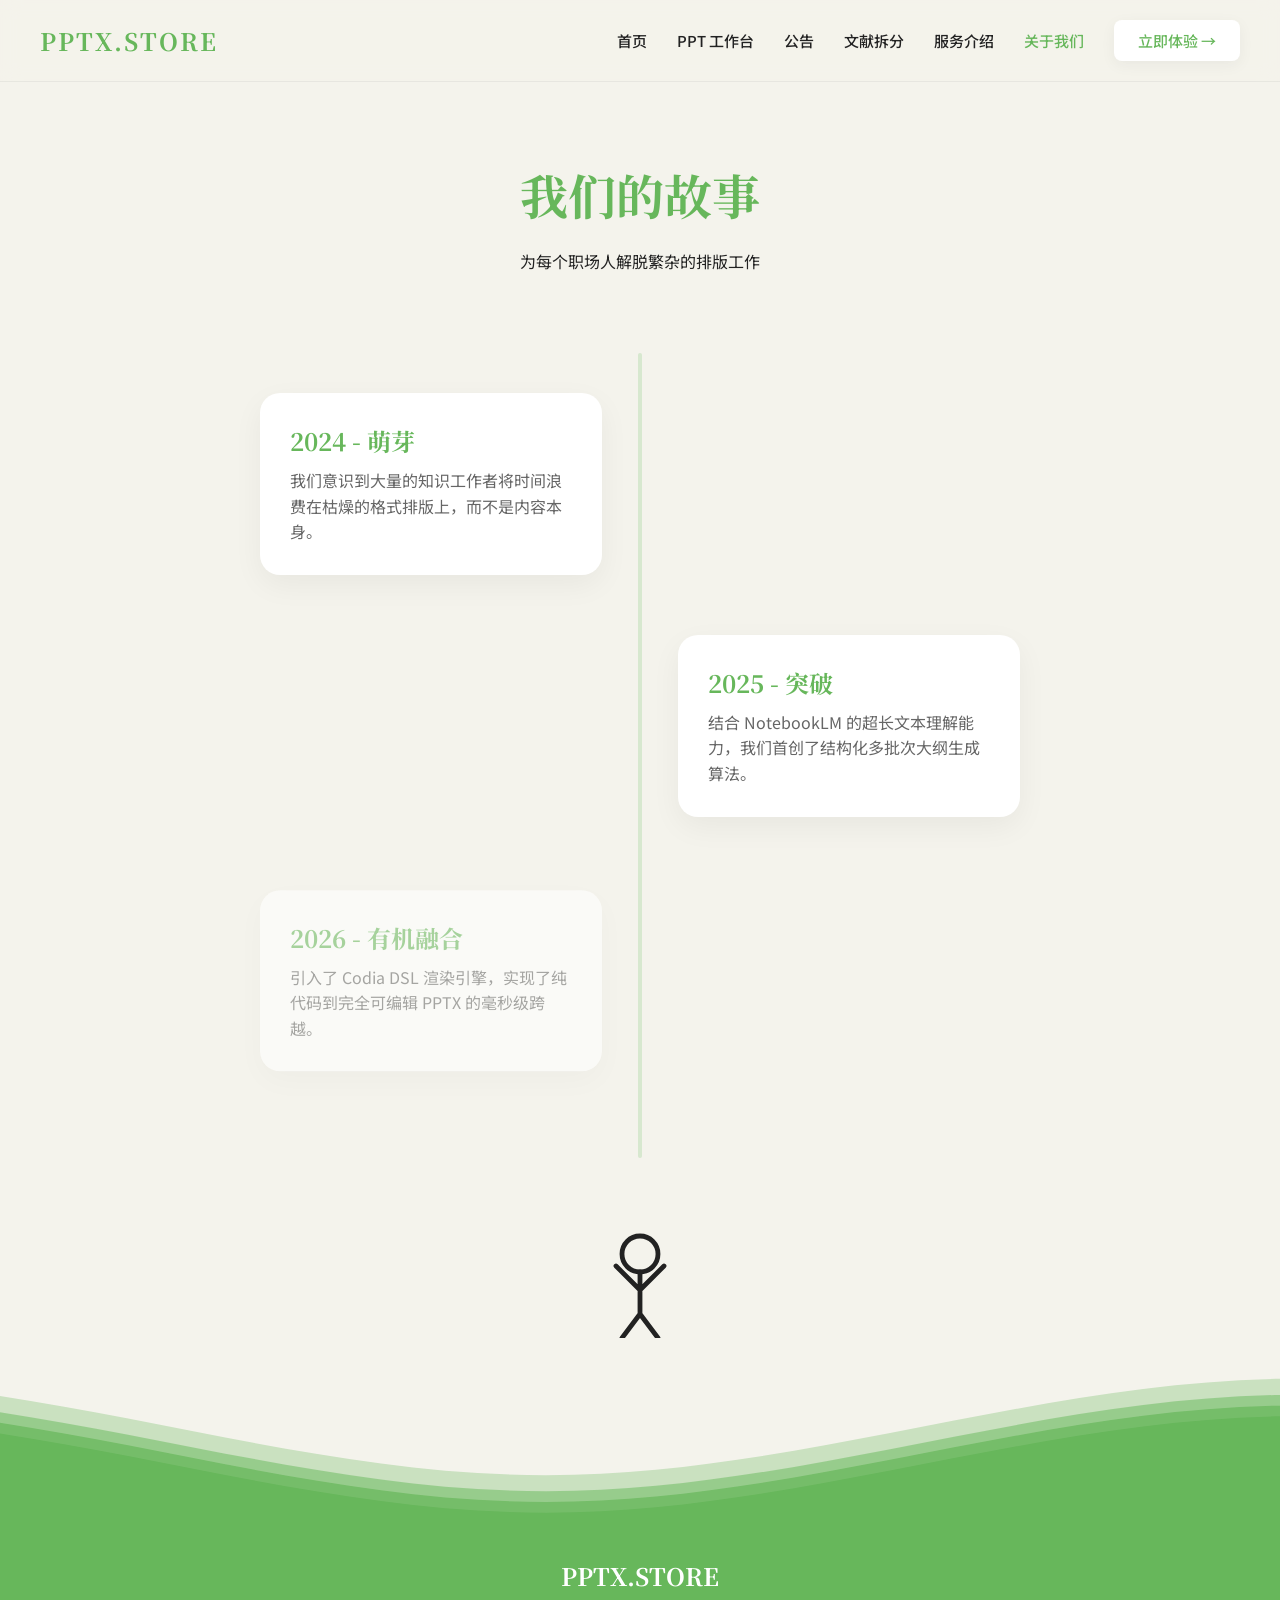
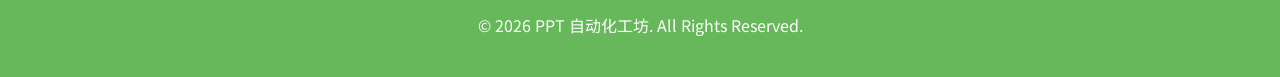
<file: about.html>
<!DOCTYPE html>
<html lang="zh-CN">
<head>
    <meta charset="UTF-8">
    <meta name="viewport" content="width=device-width, initial-scale=1.0">
    <title>关于我们 | PPTX.STORE</title>
    <script src="static/vendor/gsap.min.js"></script>
    <script src="static/vendor/ScrollTrigger.min.js"></script>
    
    <!-- Google Fonts: Noto Serif SC for headings, Noto Sans SC for body -->
    <link rel="preconnect" href="https://fonts.googleapis.com">
    <link rel="preconnect" href="https://fonts.gstatic.com" crossorigin>
    <link href="https://fonts.googleapis.com/css2?family=Noto+Sans+SC:wght@300;400;500;700&family=Noto+Serif+SC:wght@400;600;900&display=swap" rel="stylesheet">

    <style>

        /* === Global Variables & Reset === */
        :root {
            --bg-color: #f4f3ec;
            --primary-green: #67b75b;
            --primary-green-hover: #55994b;
            --text-dark: #222222;
            --text-light: #a0a0a0;
            --spring-easing: cubic-bezier(0.34, 1.56, 0.64, 1);
        }
        
        * { margin: 0; padding: 0; box-sizing: border-box; }
        h1, h2, h3, .logo { font-family: "Noto Serif SC", serif; }
        body {
            background-color: var(--bg-color);
            color: var(--text-dark);
            font-family: "Noto Sans SC", sans-serif;
            overflow-x: hidden;
            -webkit-font-smoothing: antialiased;
        }

        /* === Loading Screen === */
        #loader {
            position: fixed;
            top: 0; left: 0; width: 100vw; height: 100vh;
            background-color: var(--bg-color);
            z-index: 9999;
            display: flex;
            align-items: center;
            justify-content: center;
            flex-direction: column;
        }
        .progress-bar-container { width: 200px; height: 4px; background-color: #ddd; border-radius: 2px; overflow: hidden; margin-top: 20px; }
        .progress-bar { width: 0%; height: 100%; background-color: var(--primary-green); }

        /* === Global Navigation === */
        header.global-nav {
            position: fixed;
            top: 0; left: 0; width: 100%;
            padding: 20px 40px;
            display: flex;
            justify-content: space-between;
            align-items: center;
            z-index: 1000;
            background: rgba(244, 243, 236, 0.85);
            backdrop-filter: blur(10px);
            border-bottom: 1px solid rgba(0,0,0,0.05);
        }
        .global-nav .logo { font-size: 24px; font-weight: bold; letter-spacing: 2px; color: var(--primary-green); text-decoration: none;}
        .global-nav .nav-links { display: flex; gap: 30px; align-items: center; }
        .global-nav .nav-links a { text-decoration: none; color: var(--text-dark); font-weight: 500; font-size: 15px; position: relative; transition: color 0.3s ease; }
        .global-nav .nav-links a:hover, .global-nav .nav-links a.active { color: var(--primary-green); }
        
        /* 按钮水面波浪效果 */
        .btn-wave {
            position: relative;
            padding: 10px 24px;
            border-radius: 8px;
            background: #fff;
            color: var(--primary-green) !important;
            font-weight: bold;
            text-decoration: none;
            overflow: hidden;
            box-shadow: 0 4px 15px rgba(0,0,0,0.05);
            transition: color 0.3s ease;
            display: inline-block;
        }
        .btn-wave::before {
            content: '';
            position: absolute;
            bottom: -50%; left: -50%;
            width: 200%; height: 200%;
            background-color: var(--primary-green);
            border-radius: 40%;
            transform: translateY(100%);
            transition: transform 0.6s cubic-bezier(0.4, 0, 0.2, 1);
            z-index: -1;
            animation: waveRotate 4s linear infinite;
        }
        @keyframes waveRotate { 0% { transform: translateY(100%) rotate(0deg); } 100% { transform: translateY(100%) rotate(360deg); } }
        .btn-wave:hover { color: #fff !important; }
        .btn-wave:hover::before { transform: translateY(-10%) rotate(0deg); animation: none; }
        
        /* Padding to prevent content from hiding under fixed header */
        .content-wrap { padding-top: 80px; min-height: calc(100vh - 300px); }

        /* === Wave Footer === */
        .wave-footer-container { position: relative; width: 100%; height: 300px; background: var(--bg-color); margin-top: 60px; overflow: hidden; }
        .waves { position: absolute; bottom: 0; width: 100%; height: 100%; min-height: 100px; max-height: 150px; }
        .parallax > use { animation: move-forever 25s cubic-bezier(.55,.5,.45,.5) infinite; }
        .parallax > use:nth-child(1) { animation-delay: -2s; animation-duration: 7s; }
        .parallax > use:nth-child(2) { animation-delay: -3s; animation-duration: 10s; }
        .parallax > use:nth-child(3) { animation-delay: -4s; animation-duration: 13s; }
        .parallax > use:nth-child(4) { animation-delay: -5s; animation-duration: 20s; }
        @keyframes move-forever { 0% { transform: translate3d(-90px,0,0); } 100% { transform: translate3d(85px,0,0); } }
        
        .footer-content { background-color: var(--primary-green); padding: 40px; text-align: center; color: #fff; }
        .hand-drawn-icon { width: 120px; height: 120px; margin: 0 auto -60px auto; position: relative; z-index: 10; }

        .page-header { text-align: center; padding: 80px 20px; }
        .page-header h1 { font-size: 3rem; color: var(--primary-green); margin-bottom: 20px; }
        .timeline { max-width: 800px; margin: 0 auto; padding: 40px 20px; position: relative; }
        .timeline::before { content: ''; position: absolute; left: 50%; top: 0; bottom: 0; width: 4px; background: rgba(103, 183, 91, 0.2); transform: translateX(-50%); border-radius: 2px;}
        .timeline-item { display: flex; justify-content: space-between; align-items: center; margin-bottom: 60px; opacity: 0; transform: translateY(30px); }
        .timeline-item:nth-child(even) { flex-direction: row-reverse; }
        .timeline-content { width: 45%; background: #fff; padding: 30px; border-radius: 20px; box-shadow: 0 10px 30px rgba(0,0,0,0.05); position: relative; transition: transform 0.4s var(--spring-easing); }
        .timeline-content:hover { transform: scale(1.05); z-index: 10; }
        .timeline-content h3 { color: var(--primary-green); margin-bottom: 10px; font-size: 1.5rem; }
        .timeline-content p { color: #666; line-height: 1.6; }
    </style>
</head>
<body>
    <div id="loader"><h2 style="color: var(--primary-green); letter-spacing: 2px;">PPTX.STORE</h2><div class="progress-bar-container"><div class="progress-bar" id="progress-bar"></div></div></div>

    <!-- Global Header -->
    <header class="global-nav"></header>
    <script src="assets/site-nav.js" data-active="about"></script>

    <div class="content-wrap">
        <div class="page-header"><h1>我们的故事</h1><p>为每个职场人解脱繁杂的排版工作</p></div>
        <div class="timeline">
            <div class="timeline-item"><div class="timeline-content"><h3>2024 - 萌芽</h3><p>我们意识到大量的知识工作者将时间浪费在枯燥的格式排版上，而不是内容本身。</p></div></div>
            <div class="timeline-item"><div class="timeline-content"><h3>2025 - 突破</h3><p>结合 NotebookLM 的超长文本理解能力，我们首创了结构化多批次大纲生成算法。</p></div></div>
            <div class="timeline-item"><div class="timeline-content"><h3>2026 - 有机融合</h3><p>引入了 Codia DSL 渲染引擎，实现了纯代码到完全可编辑 PPTX 的毫秒级跨越。</p></div></div>
        </div>
    </div>

    <!-- Global Footer -->
    <div class="wave-footer-container">
        <div class="hand-drawn-icon">
            <svg viewBox="0 0 100 100" fill="none" xmlns="http://www.w3.org/2000/svg">
                <circle cx="50" cy="30" r="15" stroke="#222" stroke-width="4" fill="#f4f3ec"/>
                <path d="M50 45 L50 80 M50 60 L30 40 M50 60 L70 40 M50 80 L35 100 M50 80 L65 100" stroke="#222" stroke-width="4" stroke-linecap="round"/>
            </svg>
        </div>
        <svg class="waves" xmlns="http://www.w3.org/2000/svg" xmlns:xlink="http://www.w3.org/1999/xlink" viewBox="0 24 150 28" preserveAspectRatio="none" shape-rendering="auto">
            <defs>
                <path id="gentle-wave" d="M-160 44c30 0 58-18 88-18s 58 18 88 18 58-18 88-18 58 18 88 18 v44h-352z" />
            </defs>
            <g class="parallax">
                <use xlink:href="#gentle-wave" x="48" y="0" fill="rgba(103, 183, 91, 0.3)" />
                <use xlink:href="#gentle-wave" x="48" y="3" fill="rgba(103, 183, 91, 0.5)" />
                <use xlink:href="#gentle-wave" x="48" y="5" fill="rgba(103, 183, 91, 0.7)" />
                <use xlink:href="#gentle-wave" x="48" y="7" fill="var(--primary-green)" />
            </g>
        </svg>
    </div>
    <div class="footer-content">
        <h2 style="margin-bottom: 20px;">PPTX.STORE</h2>
        <p>© 2026 PPT 自动化工坊. All Rights Reserved.</p>
    </div>

    <!-- === Global Base Animations === -->
    <script>
        const revealPageWithoutGsap = () => {
            const progress = document.getElementById("progress-bar");
            const loader = document.getElementById("loader");
            if (progress) progress.style.width = "100%";
            if (loader) {
                loader.style.transition = "transform .55s ease, opacity .4s ease";
                loader.style.transform = "translateY(-100%)";
                loader.style.opacity = "0";
                setTimeout(() => { loader.style.display = "none"; }, 650);
            }
            window.dispatchEvent(new Event('appLoaded'));
        };
        if (window.gsap && window.ScrollTrigger) gsap.registerPlugin(ScrollTrigger);
        window.addEventListener("load", () => {
            if (!window.gsap) {
                revealPageWithoutGsap();
                return;
            }
            const tl = gsap.timeline();
            tl.to("#progress-bar", { width: "100%", duration: 0.6, ease: "power2.inOut" })
              .to("#loader", { yPercent: -100, duration: 0.6, ease: "power4.inOut" });
            
            setTimeout(() => {
                window.dispatchEvent(new Event('appLoaded'));
            }, 1200);
        });
        setTimeout(() => {
            const loader = document.getElementById("loader");
            if (loader && loader.style.display !== "none" && getComputedStyle(loader).transform === "none") {
                revealPageWithoutGsap();
            }
        }, 2200);
    </script>

    <script>
        window.addEventListener('appLoaded', () => {
            if (!window.gsap) return;
            gsap.utils.toArray('.timeline-item').forEach((item, i) => {
                gsap.to(item, { scrollTrigger: { trigger: item, start: "top 85%" }, opacity: 1, y: 0, duration: 0.8, ease: "back.out(1.7)", delay: i * 0.1 });
            });
        });
    </script>
</body>
</html>
</file>
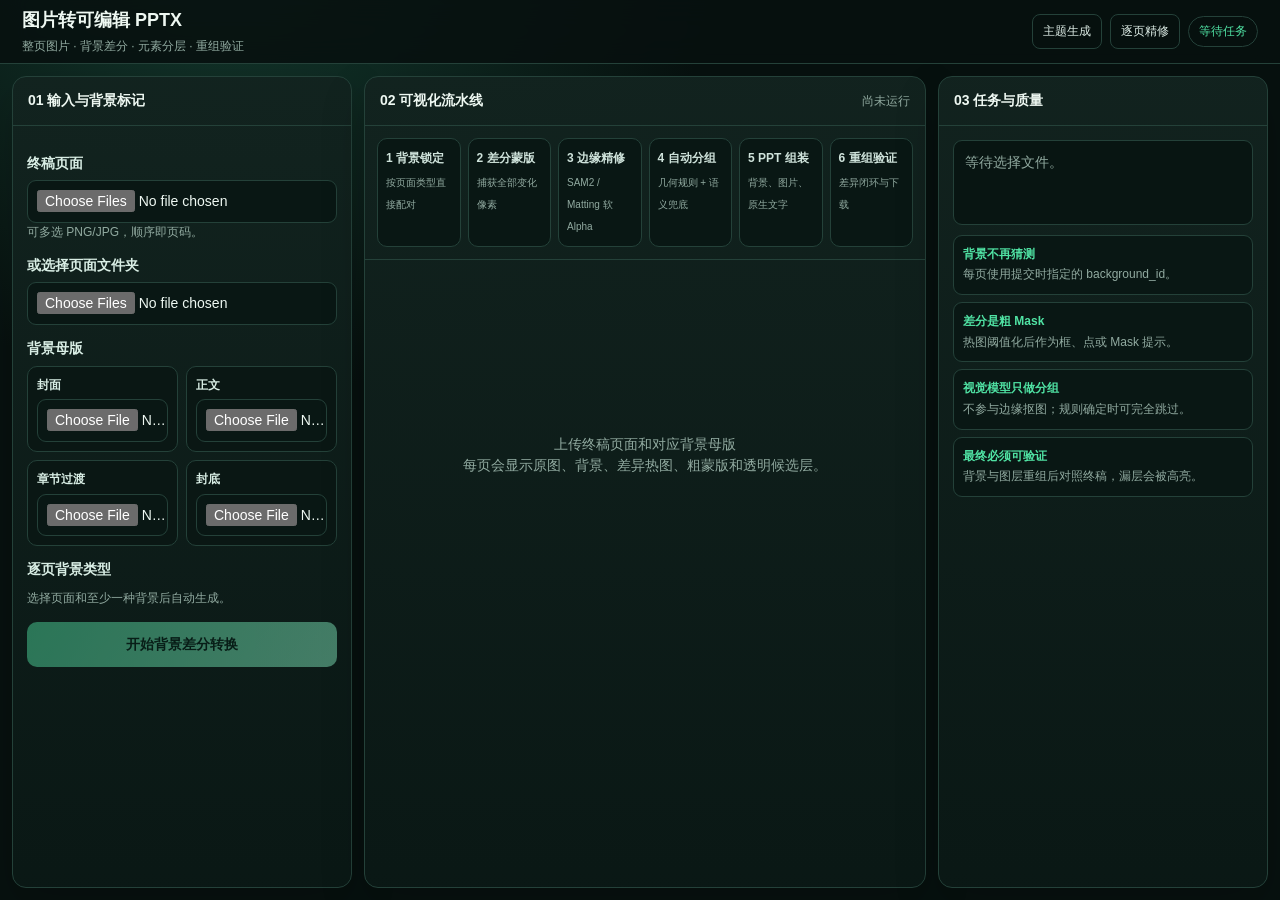
<file: editable_workbench.html>
<!doctype html>
<html lang="zh-CN">
<head>
  <meta charset="utf-8">
  <meta name="viewport" content="width=device-width,initial-scale=1">
  <title>可编辑 PPT · 背景差分工作台</title>
  <link rel="icon" href="/favicon.ico?v=20260914" sizes="any">
  <link rel="icon" type="image/png" href="/logo.png?v=20260914">
  <link rel="apple-touch-icon" href="/logo.png?v=20260914">
  <style>
    :root{color-scheme:dark;--bg:#07110f;--panel:#0e1b18;--line:#244139;--text:#eef8f2;--muted:#91aaa0;--green:#50e3a4;--green2:#1bbf83;--amber:#ffbd5b;--red:#ff6b73}
    *{box-sizing:border-box}body{margin:0;background:radial-gradient(circle at 18% -10%,#153c30 0,transparent 34%),var(--bg);color:var(--text);font:14px/1.55 "Microsoft YaHei","Segoe UI",sans-serif}button,input,select,textarea{font:inherit}
    header{height:64px;display:flex;align-items:center;justify-content:space-between;padding:0 22px;border-bottom:1px solid var(--line);background:rgba(7,17,15,.88);backdrop-filter:blur(14px);position:sticky;top:0;z-index:10}h1{font-size:18px;margin:0}header p{margin:2px 0 0;color:var(--muted);font-size:12px}.chip{padding:5px 10px;border:1px solid var(--line);border-radius:99px;color:var(--green);font-size:12px}.top-links{display:flex;align-items:center;gap:8px}.top-link{color:#dcece5;text-decoration:none;padding:7px 10px;border:1px solid var(--line);border-radius:8px;font-size:12px}.top-link:hover{border-color:var(--green);color:var(--green)}
    main{display:grid;grid-template-columns:340px minmax(520px,1fr) 330px;gap:12px;padding:12px;min-height:calc(100vh - 64px)}.panel{background:linear-gradient(180deg,rgba(18,35,31,.97),rgba(10,24,21,.97));border:1px solid var(--line);border-radius:14px;overflow:hidden;box-shadow:0 18px 45px rgba(0,0,0,.18)}.panel-head{padding:13px 15px;border-bottom:1px solid var(--line);display:flex;align-items:center;justify-content:space-between}.panel-head h2{font-size:14px;margin:0}.body{padding:14px}.scroll{max-height:calc(100vh - 120px);overflow:auto}
    label{display:block;margin:13px 0 6px;font-weight:700;color:#d9eee5}.hint,.meta{font-size:12px;color:var(--muted)}input[type=file],select,textarea{width:100%;border:1px solid var(--line);border-radius:9px;background:#091714;color:var(--text);padding:9px}.backgrounds{display:grid;grid-template-columns:1fr 1fr;gap:8px}.bg-upload{padding:9px;border:1px solid var(--line);border-radius:10px;background:#0a1714}.bg-upload label{margin:0 0 5px;font-size:12px}.bg-upload.ready{border-color:var(--green2);background:rgba(27,191,131,.08)}
    .mapping{display:grid;gap:7px;margin-top:8px}.map-row{display:grid;grid-template-columns:minmax(0,1fr) 110px;gap:7px;align-items:center;padding:8px;border:1px solid var(--line);border-radius:9px;background:#0a1714}.map-row span{white-space:nowrap;overflow:hidden;text-overflow:ellipsis}.primary{width:100%;border:0;border-radius:10px;padding:12px;margin-top:14px;font-weight:800;color:#032016;background:linear-gradient(120deg,var(--green),#8af4c7);cursor:pointer}.primary:disabled{opacity:.45;cursor:not-allowed}
    .flow{display:grid;grid-template-columns:repeat(6,1fr);gap:7px;padding:12px;border-bottom:1px solid var(--line)}.flow-step{min-height:76px;padding:10px 8px;border:1px solid var(--line);border-radius:10px;background:#091714;color:var(--muted)}.flow-step b{display:block;color:#cfe3db;margin-bottom:4px;font-size:12px}.flow-step.active{border-color:var(--amber);box-shadow:0 0 0 1px rgba(255,189,91,.2)}.flow-step.done{border-color:var(--green2);background:rgba(27,191,131,.08)}.flow-step small{font-size:10px}
    .empty{min-height:390px;display:grid;place-items:center;text-align:center;color:var(--muted);padding:30px}.pages{display:grid;gap:12px;padding:12px}.page-card{border:1px solid var(--line);border-radius:12px;background:#0a1714;overflow:hidden}.page-title{display:flex;justify-content:space-between;align-items:center;padding:10px 12px;border-bottom:1px solid var(--line)}.metrics{display:flex;gap:10px;flex-wrap:wrap;color:var(--muted);font-size:12px}.metric strong{color:var(--text)}.workspace{display:grid;grid-template-columns:minmax(300px,1fr) minmax(250px,.8fr);gap:10px;padding:10px}.visual{position:relative;aspect-ratio:16/9;background:#101b19;overflow:hidden;border-radius:9px}.visual img{width:100%;height:100%;object-fit:contain;display:block}.annotator{position:absolute;inset:0;width:100%;height:100%;cursor:crosshair}.assets{display:grid;grid-template-columns:1fr 1fr;gap:7px;align-content:start}.asset{padding:7px;border:1px solid var(--line);border-radius:8px;background:#07110f;font-size:11px;color:var(--muted)}.asset img{width:100%;aspect-ratio:16/9;object-fit:contain;display:block;margin-top:5px;background:conic-gradient(#34443f 25%,#17231f 0 50%,#34443f 0 75%,#17231f 0) 0/16px 16px}.feedback{padding:0 10px 10px;display:grid;grid-template-columns:150px 1fr auto;gap:7px}.feedback button{border:1px solid var(--line);background:#132821;color:var(--text);border-radius:8px;padding:8px 12px;cursor:pointer}.bad{color:var(--red)}
    .status{white-space:pre-wrap;padding:11px;border:1px solid var(--line);border-radius:9px;background:#081512;min-height:85px;color:var(--muted)}.facts{display:grid;gap:7px;margin-top:10px}.fact{padding:9px;border:1px solid var(--line);border-radius:9px;background:#091714}.fact b{display:block;color:var(--green);font-size:12px}.download{display:block;text-align:center;text-decoration:none;color:#032016;background:var(--green);border-radius:9px;padding:10px;margin-top:10px;font-weight:800}
    @media(max-width:1180px){main{grid-template-columns:320px 1fr}.right{grid-column:1/-1}.right .scroll{max-height:none}.flow{grid-template-columns:repeat(3,1fr)}}@media(max-width:760px){header{height:auto;padding:12px}main{grid-template-columns:1fr}.scroll{max-height:none}.workspace{grid-template-columns:1fr}.flow{grid-template-columns:1fr 1fr}.backgrounds{grid-template-columns:1fr}.feedback{grid-template-columns:1fr}}
  </style>
</head>
<body>
<header><div><h1>图片转可编辑 PPTX</h1><p>整页图片 · 背景差分 · 元素分层 · 重组验证</p></div><div class="top-links"><a class="top-link" href="/workbench">主题生成</a><a class="top-link" href="/preview-editor">逐页精修</a><span class="chip" id="serviceState">等待任务</span></div></header>
<main>
  <aside class="panel"><div class="panel-head"><h2>01 输入与背景标记</h2></div><div class="body scroll">
    <label>终稿页面</label><input id="images" type="file" accept="image/*" multiple><div class="hint">可多选 PNG/JPG，顺序即页码。</div>
    <label>或选择页面文件夹</label><input id="folder" type="file" accept="image/*" webkitdirectory directory multiple>
    <label>背景母版</label><div class="backgrounds">
      <div class="bg-upload"><label>封面</label><input id="bg-cover" type="file" accept="image/*"></div>
      <div class="bg-upload"><label>正文</label><input id="bg-content" type="file" accept="image/*"></div>
      <div class="bg-upload"><label>章节过渡</label><input id="bg-section" type="file" accept="image/*"></div>
      <div class="bg-upload"><label>封底</label><input id="bg-ending" type="file" accept="image/*"></div>
    </div>
    <label>逐页背景类型</label><div id="mapping" class="mapping"><div class="hint">选择页面和至少一种背景后自动生成。</div></div>
    <button id="submit" class="primary" disabled>开始背景差分转换</button>
  </div></aside>
  <section class="panel"><div class="panel-head"><h2>02 可视化流水线</h2><span class="meta" id="pageSummary">尚未运行</span></div>
    <div class="flow" id="flow">
      <div class="flow-step" data-key="queued"><b>1 背景锁定</b><small>按页面类型直接配对</small></div>
      <div class="flow-step" data-key="difference"><b>2 差分蒙版</b><small>捕获全部变化像素</small></div>
      <div class="flow-step" data-key="matting"><b>3 边缘精修</b><small>SAM2 / Matting 软 Alpha</small></div>
      <div class="flow-step" data-key="grouping"><b>4 自动分组</b><small>几何规则 + 语义兜底</small></div>
      <div class="flow-step" data-key="assemble"><b>5 PPT 组装</b><small>背景、图片、原生文字</small></div>
      <div class="flow-step" data-key="done"><b>6 重组验证</b><small>差异闭环与下载</small></div>
    </div>
    <div id="empty" class="empty">上传终稿页面和对应背景母版<br>每页会显示原图、背景、差异热图、粗蒙版和透明候选层。</div><div id="pages" class="pages"></div>
  </section>
  <aside class="panel right"><div class="panel-head"><h2>03 任务与质量</h2></div><div class="body scroll">
    <div id="status" class="status">等待选择文件。</div><div id="actions"></div><div class="facts">
      <div class="fact"><b>背景不再猜测</b><span class="meta">每页使用提交时指定的 background_id。</span></div>
      <div class="fact"><b>差分是粗 Mask</b><span class="meta">热图阈值化后作为框、点或 Mask 提示。</span></div>
      <div class="fact"><b>视觉模型只做分组</b><span class="meta">不参与边缘抠图；规则确定时可完全跳过。</span></div>
      <div class="fact"><b>最终必须可验证</b><span class="meta">背景与图层重组后对照终稿，漏层会被高亮。</span></div>
    </div>
  </div></aside>
</main>
<script>
  (function(){var _local=location.protocol==='file:'||/^(localhost|127\.0\.0\.1)(:\d+)?$/.test(location.host);if(_local)return;try{var x=new XMLHttpRequest;x.open('GET','http://127.0.0.1:5001/api/health',false);x.timeout=500;x.send(null);if(x.status>=200&&x.status<300){try{var o=JSON.parse(x.responseText);if(o&&o.ok){location.replace('http://127.0.0.1:5001/editable-workbench'+location.search+location.hash)}}catch(_){}}}catch(_){}})();
  const $=id=>document.getElementById(id);let activeJob='',pollToken=0,assets={};const typeNames={cover:'封面',content:'正文',section:'章节过渡',ending:'封底'};
  function slides(){const folder=[...$('folder').files].filter(f=>f.type.startsWith('image/'));return folder.length?folder:[...$('images').files].filter(f=>f.type.startsWith('image/'))}function availableBackgrounds(){return Object.keys(typeNames).filter(t=>$('bg-'+t).files[0])}function escapeHtml(v){return String(v).replace(/[&<>"']/g,c=>({'&':'&amp;','<':'&lt;','>':'&gt;','"':'&quot;',"'":'&#39;'}[c]))}
  function refreshInputs(){document.querySelectorAll('.bg-upload').forEach(n=>n.classList.toggle('ready',!!n.querySelector('input').files[0]));const files=slides(),types=availableBackgrounds(),old=[...document.querySelectorAll('.page-bg')].map(x=>x.value);if(!files.length||!types.length){$('mapping').innerHTML='<div class="hint">选择页面和至少一种背景后自动生成。</div>';$('submit').disabled=true;return}$('mapping').innerHTML=files.map((f,i)=>`<div class="map-row"><span title="${escapeHtml(f.name)}">${i+1}. ${escapeHtml(f.name)}</span><select class="page-bg">${types.map(t=>`<option value="${t}" ${old[i]===t?'selected':''}>${typeNames[t]}</option>`).join('')}</select></div>`).join('');$('submit').disabled=false}['images','folder','bg-cover','bg-content','bg-section','bg-ending'].forEach(id=>$(id).addEventListener('change',refreshInputs));
  function setFlow(key){const order=['queued','difference','matting','grouping','assemble','done'],at=order.indexOf(key);document.querySelectorAll('.flow-step').forEach((n,i)=>{n.classList.toggle('done',i<at);n.classList.toggle('active',i===at)})}function mapStep(step,status){if(status==='done')return'done';step=String(step||'').toLowerCase();if(step.includes('difference')||step.includes('background'))return'difference';if(step.includes('sam')||step.includes('matt')||step.includes('alpha')||step.includes('foreground'))return'matting';if(step.includes('manifest')||step.includes('group')||step.includes('layer'))return'grouping';if(step.includes('assembl')||step.includes('pptx')||step.includes('packag'))return'assemble';return'queued'}
  function attachAnnotator(canvas,pageIndex,boxes,card){const ctx=canvas.getContext('2d');let start=null;function redraw(){const r=canvas.getBoundingClientRect();canvas.width=Math.round(r.width);canvas.height=Math.round(r.height);ctx.clearRect(0,0,canvas.width,canvas.height);ctx.strokeStyle='#ff6b73';ctx.lineWidth=2;boxes.forEach(b=>{const[x,y,w,h]=b.bbox;ctx.strokeRect(x/16*canvas.width,canvas.height-(y+h)/9*canvas.height,w/16*canvas.width,h/9*canvas.height)})}function point(e){const r=canvas.getBoundingClientRect();return{x:(e.clientX-r.left)/r.width*16,y:(r.bottom-e.clientY)/r.height*9}}canvas.onpointerdown=e=>{start=point(e);canvas.setPointerCapture(e.pointerId)};canvas.onpointerup=e=>{if(!start)return;const p=point(e),x=Math.min(start.x,p.x),y=Math.min(start.y,p.y),w=Math.abs(start.x-p.x),h=Math.abs(start.y-p.y);start=null;if(w>.08&&h>.08){boxes.push({bbox:[x,y,w,h].map(v=>+v.toFixed(4)),kind:'missing_object',note:''});redraw();card.querySelector('.feedback-state').textContent=`待保存 ${boxes.length} 个异常框`}};new ResizeObserver(redraw).observe(canvas);redraw()}
  async function loadAssets(job){const r=await fetch(`/api/ppt/jobs/${job}/editable-assets`);if(!r.ok)return;const d=await r.json();assets={};(d.pages||[]).forEach(p=>assets[p.page]=p.assets||[])}function assetGrid(index){const key=`page_${String(index).padStart(3,'0')}`,list=assets[key]||[];return `<div class="assets">${list.map(a=>`<div class="asset">${escapeHtml(a.name)}<img src="${a.url}?t=${Date.now()}" alt="${escapeHtml(a.name)}"></div>`).join('')}</div>`}
  function renderQuality(data){const list=data.pages||[];$('empty').hidden=!!list.length;$('pageSummary').textContent=list.length?`${list.length} 页诊断`:'等待差分';$('pages').innerHTML='';for(const page of list){const diff=page.background_difference||{},boxes=[],card=document.createElement('article');card.className='page-card';card.innerHTML=`<div class="page-title"><strong>第 ${page.page_index} 页 · ${typeNames[diff.background_type]||'处理中'}</strong><div class="metrics"><span class="metric">差异像素 <strong>${diff.changed_pixel_ratio==null?'—':(diff.changed_pixel_ratio*100).toFixed(1)+'%'}</strong></span><span class="metric">候选区域 <strong>${diff.component_count??'—'}</strong></span><span class="metric">SSIM <strong>${page.ssim?Number(page.ssim).toFixed(3):'—'}</strong></span></div></div><div class="workspace">${page.difference_overlay_url?`<div class="visual"><img src="${page.difference_overlay_url}?t=${Date.now()}" alt="差分覆盖图"><canvas class="annotator"></canvas></div>`:'<div class="visual"></div>'}${assetGrid(page.page_index)}</div><div class="feedback"><select class="kind"><option value="missing_object">漏掉元素</option><option value="group_error">分组错误</option><option value="edge_artifact">白边或毛边</option><option value="background_drift">背景发生漂移</option></select><textarea class="note" placeholder="可选：异常说明"></textarea><button class="save">保存圈选</button><span class="feedback-state meta">可在差分图上拖动圈选异常区域。</span></div>`;const canvas=card.querySelector('.annotator');if(canvas)attachAnnotator(canvas,page.page_index,boxes,card);card.querySelector('.save').onclick=async()=>{boxes.forEach(b=>{b.kind=card.querySelector('.kind').value;b.note=card.querySelector('.note').value});const r=await fetch(`/api/ppt/jobs/${activeJob}/editable-feedback`,{method:'POST',headers:{'Content-Type':'application/json'},body:JSON.stringify({page_index:page.page_index,boxes})}),d=await r.json();card.querySelector('.feedback-state').textContent=r.ok?`已保存 ${d.boxes.length} 个异常框`:(d.detail||'保存失败')};$('pages').appendChild(card)}}
  async function refreshQuality(){await loadAssets(activeJob);const r=await fetch(`/api/ppt/jobs/${activeJob}/editable-quality`);if(r.ok)renderQuality(await r.json())}async function poll(job){activeJob=job;const token=++pollToken;while(token===pollToken){const r=await fetch(`/api/ppt/jobs/${job}`),d=await r.json();if(!r.ok)throw new Error(d.detail||'任务查询失败');const e=d.editable_conversion||{};setFlow(mapStep(e.current_step,e.status));$('serviceState').textContent=e.status||'queued';$('status').textContent=`任务 ${job}\n状态：${e.status||'queued'}\n进度：${e.progress||0}%\n步骤：${e.current_step||''}`;await refreshQuality();if(e.status==='done'){$('actions').innerHTML=`<a class="download" href="/api/ppt/jobs/${job}/download/editable-pptx">下载可编辑 PPTX</a>`;$('submit').disabled=false;return}if(['failed','cancelled'].includes(e.status)){$('status').textContent+=`\n错误：${e.error||d.error||'未知错误'}`;$('serviceState').className='chip bad';$('submit').disabled=false;return}await new Promise(x=>setTimeout(x,1800))}}
  $('submit').onclick=async()=>{const files=slides(),types=availableBackgrounds();if(!files.length||!types.length)return;const fd=new FormData();fd.append('topic','显式背景差分转可编辑 PPTX');files.forEach(f=>fd.append('images',f,f.name));types.forEach(t=>fd.append(`background_${t}`,$('bg-'+t).files[0],$('bg-'+t).files[0].name));fd.append('slide_background_types',JSON.stringify([...document.querySelectorAll('.page-bg')].map(x=>x.value)));$('submit').disabled=true;$('pages').innerHTML='';$('empty').hidden=false;setFlow('queued');$('status').textContent='正在上传页面、锁定背景并计算差分蒙版……';try{const r=await fetch('/api/ppt/jobs/from-images',{method:'POST',body:fd}),d=await r.json();if(!r.ok)throw new Error(d.detail||'创建失败');await poll(d.job_id)}catch(e){$('status').textContent='启动失败：'+String(e.message||e);$('submit').disabled=false}};
</script>
</body></html>
</file>
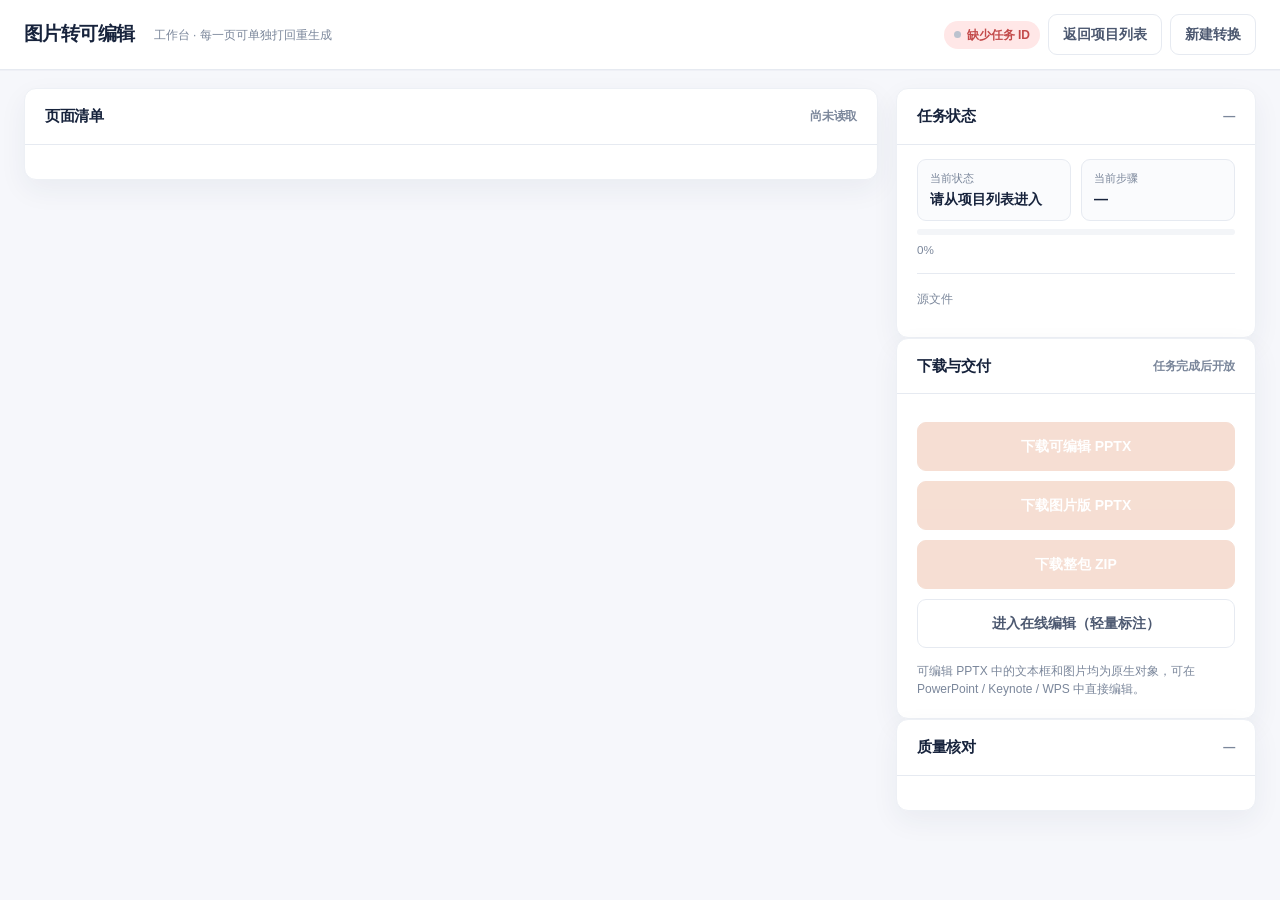
<file: image_to_editable.html>
<!doctype html>
<html lang="zh-CN"><head>
<meta charset="utf-8">
<meta name="viewport" content="width=device-width,initial-scale=1">
<title>图片转可编辑工作台｜PPTX.STORE</title>
<link rel="icon" href="/favicon.ico?v=20260914" sizes="any">
<link rel="icon" type="image/png" href="/logo.png?v=20260914">
<link rel="apple-touch-icon" href="/logo.png?v=20260914">
<style>
:root{--o:#f45b20;--os:#fff1e9;--ink:#17233c;--muted:#7b879b;--line:#e6eaf1;--bg:#f6f7fb;--white:#fff;--green:#29a875;--amber:#c7770c;--red:#c34a4a;--r:12px;--shadow:0 10px 28px rgba(35,53,91,.06);color-scheme:light}
*{box-sizing:border-box}html,body{margin:0;min-height:100%;background:var(--bg);color:var(--ink);font:14px/1.5 "Microsoft YaHei UI","PingFang SC","Segoe UI",sans-serif}button,input,textarea,select{font:inherit}button,a{transition:.18s ease}button:focus-visible,a:focus-visible,input:focus-visible,textarea:focus-visible,select:focus-visible{outline:3px solid rgba(244,91,32,.18);outline-offset:2px}
header{position:sticky;top:0;z-index:5;display:flex;align-items:center;justify-content:space-between;gap:18px;padding:14px 24px;background:#fff;border-bottom:1px solid var(--line);box-shadow:0 1px 0 rgba(35,53,91,.03)}
.brand{display:flex;align-items:center;gap:11px;text-decoration:none;color:var(--ink)}.brand b{font-size:19px;letter-spacing:-.03em}.brand small{color:var(--muted);font-size:12px;margin-left:8px}
.actions{display:flex;align-items:center;gap:8px;flex-wrap:wrap}
.badge{display:inline-flex;align-items:center;gap:6px;padding:5px 10px;border-radius:999px;font-size:12px;font-weight:800}
.badge.ok{background:#e6f6ee;color:var(--green)}.badge.warn{background:#fff4dc;color:var(--amber)}.badge.bad{background:#ffe7e7;color:var(--red)}.badge.run{background:var(--os);color:#bd481b}
.dot{width:7px;height:7px;border-radius:50%;background:#bbc2ce}.dot.ok{background:var(--green);box-shadow:0 0 0 3px rgba(41,168,117,.12)}.dot.run{background:var(--o);animation:pulse 1.4s infinite}@keyframes pulse{0%,100%{box-shadow:0 0 0 0 rgba(244,91,32,.4)}50%{box-shadow:0 0 0 6px rgba(244,91,32,0)}}
.btn{border:1px solid var(--line);border-radius:9px;padding:9px 14px;background:#fff;color:#4c5870;font-weight:750;cursor:pointer;text-decoration:none;display:inline-flex;align-items:center;gap:6px;white-space:nowrap}
.btn:hover{border-color:#ffb28e;color:var(--o)}.btn.primary{background:var(--o);border-color:var(--o);color:#fff;font-weight:900;box-shadow:0 8px 18px rgba(244,91,32,.22)}.btn.primary:hover{background:#d94913;color:#fff}.btn.primary[disabled],.btn[disabled]{background:#f3d4c5;border-color:#f3d4c5;color:#fff;box-shadow:none;cursor:not-allowed;opacity:.75}.btn.ghost{background:transparent}.btn.danger{border-color:#ffd1d1;color:var(--red)}.btn.danger:hover{background:#fff5f5;color:#a93b3b}
main{display:grid;grid-template-columns:minmax(0,1fr) 360px;gap:18px;padding:18px 24px 30px;max-width:1480px;margin:auto}
.section{background:#fff;border:1px solid #edf0f5;border-radius:var(--r);box-shadow:var(--shadow);overflow:hidden}
.section h2{margin:0;padding:16px 20px;font-size:15px;letter-spacing:-.02em;border-bottom:1px solid var(--line);display:flex;align-items:center;justify-content:space-between;gap:8px}
.section h2 small{color:var(--muted);font-size:12px;font-weight:600}
.section .body{padding:14px 20px 20px}
.empty{padding:30px;text-align:center;color:var(--muted);background:#fafbfd;border:1px dashed #dfe4ed;border-radius:10px}
.list{display:grid;gap:12px}
.page-row{display:grid;grid-template-columns:150px minmax(0,1fr) auto;gap:14px;align-items:center;padding:12px;border:1px solid var(--line);border-radius:10px;background:#fff}
.page-row:hover{border-color:#ffc2a7}.page-row.active{border-color:var(--o);box-shadow:0 0 0 3px #fff3ed}
.page-thumb{aspect-ratio:16/9;border-radius:7px;background:#eef1f6;overflow:hidden;display:grid;place-items:center;color:var(--muted);font-size:11px;border:1px solid #e7ebf2}
.page-thumb img{width:100%;height:100%;object-fit:cover;display:block}
.page-info b{display:block;font-size:14px;margin-bottom:2px}.page-info small{color:var(--muted);font-size:12px}
.pill{padding:3px 9px;border-radius:99px;font-size:11px;font-weight:800}.pill.ok{background:#e6f6ee;color:var(--green)}.pill.warn{background:#fff4dc;color:var(--amber)}.pill.bad{background:#ffe7e7;color:var(--red)}.pill.idle{background:#f3f5f8;color:#7b879b}
.page-row .row-tools{display:flex;gap:6px;flex-wrap:wrap}
.workspace{margin-top:18px;background:#fff;border:1px solid #edf0f5;border-radius:var(--r);box-shadow:var(--shadow);overflow:hidden}
.workspace h3{margin:0;padding:14px 20px;font-size:14px;border-bottom:1px solid var(--line);display:flex;align-items:center;justify-content:space-between;gap:8px}
.canvas-wrap{padding:18px;background:#fafbfc;display:grid;place-items:center}
.canvas{width:min(100%,820px);aspect-ratio:16/9;background:#fff;position:relative;border:1px solid var(--line);border-radius:9px;overflow:hidden;box-shadow:0 12px 30px rgba(31,48,79,.10)}
.canvas img.slide{width:100%;height:100%;object-fit:contain;display:block}
.overlay{position:absolute;inset:0;pointer-events:auto;cursor:crosshair}
.layer-hit{position:absolute;border:2px solid rgba(244,91,32,.85);background:rgba(244,91,32,.10);border-radius:3px;cursor:pointer;transition:.15s}
.layer-hit:hover{background:rgba(244,91,32,.25)}
.layer-hit.text{border-style:dashed;border-color:rgba(29,158,89,.85);background:rgba(29,158,89,.10)}
.layer-hit.text:hover{background:rgba(29,158,89,.25)}
.layer-hit[data-kind="selected"]{border-color:#ffc107;background:rgba(255,193,7,.22);box-shadow:0 0 0 3px rgba(255,193,7,.25)}
.layer-legend{padding:10px 18px;border-top:1px solid var(--line);background:#fafbfc;display:flex;gap:14px;flex-wrap:wrap;color:var(--muted);font-size:12px;align-items:center}
.layer-legend i{display:inline-block;width:12px;height:12px;border-radius:3px;margin-right:5px;vertical-align:middle}
.layer-legend .lg-fg{background:rgba(244,91,32,.4);border:1px solid var(--o)}
.layer-legend .lg-text{background:rgba(29,158,89,.4);border:1px dashed var(--green)}
.feedback-bar{padding:10px 18px;background:#fafbfc;border-top:1px solid var(--line);display:flex;gap:8px;flex-wrap:wrap;align-items:center}
.feedback-bar select,.feedback-bar input[type=text]{border:1px solid var(--line);border-radius:8px;padding:7px 9px;background:#fff}
.feedback-bar select{min-width:130px}.feedback-bar input[type=text]{flex:1;min-width:140px}
.status-grid{display:grid;grid-template-columns:1fr 1fr;gap:10px}
.kv{padding:10px 12px;border:1px solid var(--line);border-radius:9px;background:#fafbfd}.kv small{display:block;color:var(--muted);font-size:11px;margin-bottom:3px}.kv b{font-size:14px;color:var(--ink);word-break:break-all}
.quality-row{display:flex;justify-content:space-between;align-items:center;padding:8px 12px;border:1px solid var(--line);border-radius:8px;background:#fff;font-size:13px;margin-top:8px}
.downloads{display:grid;gap:10px;margin-top:14px}
.downloads .btn{justify-content:center;padding:13px;font-size:14px}
.errorbox{padding:12px 14px;border-radius:9px;background:#fff0e7;color:#9a3b15;border:1px solid #ffd1b0;font-size:13px;margin-bottom:12px;white-space:pre-wrap;word-break:break-word}
.muted{color:var(--muted)}
.progressbar{margin-top:8px;height:6px;background:#f3f5f8;border-radius:99px;overflow:hidden}.progressbar > i{display:block;height:100%;background:linear-gradient(90deg,var(--o),#ff9a73);width:0%;transition:.4s}
.dotline{height:1px;background:var(--line);margin:14px 0}
.toast{position:fixed;left:50%;top:24px;transform:translateX(-50%);background:#17233c;color:#fff;padding:10px 18px;border-radius:99px;z-index:99;box-shadow:0 12px 30px rgba(0,0,0,.18);font-size:13px;opacity:0;transition:.2s}
.toast.show{opacity:1}
@media(max-width:980px){main{grid-template-columns:1fr}header{padding:14px 16px}.section h2,.section .body{padding-left:14px;padding-right:14px}.page-row{grid-template-columns:90px 1fr}.page-row .row-tools{grid-column:1/-1}}
</style></head><body>
<header>
  <a class="brand" href="/workbench"><b>图片转可编辑</b><small>工作台 · 每一页可单独打回重生成</small></a>
  <div class="actions">
    <span class="badge" id="statusBadge"><i class="dot"></i><span id="statusText">连接中…</span></span>
    <a class="btn" href="/workbench?view=projects">返回项目列表</a>
    <a class="btn ghost" href="/workbench?view=convert">新建转换</a>
  </div>
</header>
<main>
  <div>
    <section class="section"><h2>页面清单<small id="pageSummary">尚未读取</small></h2>
      <div class="body">
        <div id="pageList" class="list"></div>
        <div id="pageEmpty" class="empty" hidden>暂无可编辑页面。任务完成后这里会出现每一页的缩略图和操作入口。</div>
      </div>
    </section>
    <section class="workspace" id="workspace" hidden>
      <h3>第 <span id="activePageIndex">—</span> 页 · 可编辑图层<span class="muted" id="activePageMeta"></span></h3>
      <div class="canvas-wrap"><div class="canvas" id="canvas"><img class="slide" id="slideImg" alt="可编辑图层预览"><div class="overlay" id="overlay"></div></div></div>
      <div class="layer-legend"><i class="lg-fg"></i>前景元素 / <i class="lg-text"></i>可编辑文本框 / <span class="muted">点击方框查看说明，按住鼠标拖动可圈选异常区域</span></div>
      <div class="feedback-bar">
        <span class="muted">异常类别</span>
        <select id="feedbackKind"><option value="incorrect_object">元素位置/内容错误</option><option value="missing_object">元素缺失</option><option value="background_drift">背景漂移</option><option value="edge_artifact">白边或毛边</option><option value="text_error">文本错误</option></select>
        <input type="text" id="feedbackNote" placeholder="补充说明，例如「把图标移到右上角」" maxlength="200">
        <button class="btn danger" id="saveFeedback">保存圈选</button>
        <button class="btn" id="clearFeedback">清除圈选</button>
        <button class="btn" id="redoPage">整页重生成</button>
      </div>
    </section>
  </div>
  <aside>
    <section class="section"><h2>任务状态<small id="jobIdText">—</small></h2>
      <div class="body">
        <div class="status-grid">
          <div class="kv"><small>当前状态</small><b id="jobStatus">读取中…</b></div>
          <div class="kv"><small>当前步骤</small><b id="jobStep">—</b></div>
        </div>
        <div class="progressbar"><i id="jobProgressBar"></i></div>
        <small class="muted" id="jobProgressText" style="display:block;margin-top:6px">0%</small>
        <div id="jobError" class="errorbox" hidden></div>
        <div class="dotline"></div>
        <small class="muted">源文件</small>
        <ul id="sourceFiles" style="margin:8px 0 0;padding:0;list-style:none;display:grid;gap:6px"></ul>
      </div>
    </section>
    <section class="section"><h2>下载与交付<small id="downloadHint">任务完成后开放</small></h2>
      <div class="body">
        <div id="downloads" class="downloads">
          <button class="btn primary" id="dlEditable" disabled>下载可编辑 PPTX</button>
          <button class="btn" id="dlImage" disabled>下载图片版 PPTX</button>
          <button class="btn" id="dlZip" disabled>下载整包 ZIP</button>
          <a class="btn ghost" id="openEditor" href="#" style="justify-content:center;text-decoration:none">进入在线编辑（轻量标注）</a>
        </div>
        <p class="muted" style="font-size:12px;margin:14px 0 0">可编辑 PPTX 中的文本框和图片均为原生对象，可在 PowerPoint / Keynote / WPS 中直接编辑。</p>
      </div>
    </section>
    <section class="section"><h2>质量核对<small id="qualitySummary">—</small></h2>
      <div class="body">
        <div id="qualityList"></div>
      </div>
    </section>
  </aside>
</main>
<div class="toast" id="toast"></div>
<script>
(function(){var _local=location.protocol==='file:'||/^(localhost|127\.0\.0\.1)(:\d+)?$/.test(location.host);if(_local)return;try{var x=new XMLHttpRequest;x.open('GET','http://127.0.0.1:5001/api/health',false);x.timeout=500;x.send(null);if(x.status>=200&&x.status<300){try{var o=JSON.parse(x.responseText);if(o&&o.ok){location.replace('http://127.0.0.1:5001/image-to-editable'+location.search+location.hash)}}catch(_){}}}catch(_){}})();
if(location.protocol==='file:')location.replace(`http://127.0.0.1:5001/image-to-editable${location.search||''}`);
const $=id=>document.getElementById(id),sleep=ms=>new Promise(r=>setTimeout(r,ms));
const esc=v=>String(v??'').replace(/[&<>"']/g,c=>({'&':'&amp;','<':'&lt;','>':'&gt;','"':'&quot;',"'":'&#39;'}[c]));
const params=new URLSearchParams(location.search);
const job=params.get('job')||'';
let pollToken=0,taskState=null,editablePages=[],activePageIndex=0,layerManifest=null,drawingBox=null;
const statusLabel={queued:'排队中',outlining:'生成大纲中',generating_slides:'生成 PPT 图片中',awaiting_review:'等待大纲确认',awaiting_slide_review:'等待图片确认',awaiting_background_review:'等待背景确认',converting_pptx:'可编辑转化中',done:'已完成',failed:'失败',cancelled:'已取消'};
function statusKind(s){return({done:'ok',failed:'bad',cancelled:'bad',converting_pptx:'warn',awaiting_slide_review:'warn'}[s])||'run'}
function setStatus(text,kind){$('statusText').textContent=text;$('statusBadge').className='badge '+(kind||'run');const d=$('statusBadge').firstElementChild;d.className='dot '+(kind==='ok'?'ok':kind==='run'?'run':'')}
let toastTimer=0;function toast(text){const t=$('toast');t.textContent=text;t.classList.add('show');clearTimeout(toastTimer);toastTimer=setTimeout(()=>t.classList.remove('show'),2400)}
async function api(path,opts={}){const r=await fetch(path,{cache:'no-store',...opts});const text=await r.text();let d;try{d=text?JSON.parse(text):{}}catch{throw new Error(`服务返回异常（${r.status}）：${text.slice(0,120)}`)}if(!r.ok)throw new Error(d.detail||d.error||`请求失败（${r.status}）`);return d}
if(!job){setStatus('缺少任务 ID','bad');$('jobIdText').textContent='—';$('jobStatus').textContent='请从项目列表进入'}else{$('jobIdText').textContent=job.length>16?job.slice(0,16)+'…':job;boot()}
async function boot(){await loadJob();await loadEditablePages();await loadQuality();pollJob()}
async function loadJob(){try{const d=await api(`/api/ppt/jobs/${job}`);taskState=d;renderJob(d);renderSourceFiles(d);const ed=d.editable_conversion||{};renderDownloads(d.status,ed);$('downloadHint').textContent=d.status==='done'?'任务已完成，可下载或在线编辑':'任务完成后开放'}catch(e){setStatus('任务读取失败','bad');$('jobStatus').textContent=e.message}}
function renderJob(d){const status=d.status,step=d.current_step||'—',progress=Math.max(0,Math.min(100,+(d.progress||0)));$('jobStatus').textContent=statusLabel[status]||status;$('jobStep').textContent=step;$('jobProgressBar').style.width=progress+'%';$('jobProgressText').textContent=progress+'%';setStatus(statusLabel[status]||status,statusKind(status));if(d.error&&(status==='failed'||status==='cancelled')){$('jobError').hidden=false;$('jobError').textContent=d.error}else $('jobError').hidden=true}
function renderSourceFiles(d){const files=d.input_files||[],slides=d.source_slide_images||[];const ul=$('sourceFiles');ul.innerHTML='';const all=[...new Set([...files,...slides])];if(!all.length){ul.innerHTML='<li class="muted" style="font-size:12px">无源文件记录</li>';return}for(const path of all){const name=String(path).split(/[\\\/]/).pop();const li=document.createElement('li');li.style.cssText='display:flex;align-items:center;gap:8px;padding:7px 10px;border:1px solid var(--line);border-radius:8px;background:#fafbfd;font-size:12px';const ext=(name.split('.').pop()||'').toLowerCase();const isImg=['png','jpg','jpeg','webp','bmp'].includes(ext);const kindMap={pdf:['pdf','#e35d5d','PDF'],pptx:['pptx','#ef8c3a','PPT'],ppt:['ppt','#ef8c3a','PPT'],doc:['doc','#4d7ab5','DOC'],docx:['doc','#4d7ab5','DOC'],xls:['xls','#3fa46a','XLS'],xlsx:['xls','#3fa46a','XLS']};const info=kindMap[ext]||['img',isImg?'#e6f0ff':'#67718a',isImg?'IMG':ext.toUpperCase().slice(0,3)];li.innerHTML=`<span style="width:24px;height:24px;border-radius:5px;display:grid;place-items:center;background:${info[1]};color:#fff;font-size:9px;font-weight:900">${info[2]}</span><span style="flex:1;min-width:0;overflow:hidden;text-overflow:ellipsis;white-space:nowrap" title="${esc(name)}">${esc(name)}</span>`;ul.append(li)}}
function renderDownloads(status,ed){const editableDone=status==='done'&&ed.status==='done';const imageReady=['awaiting_slide_review','converting_pptx','done'].includes(status);$('dlEditable').disabled=!editableDone;$('dlImage').disabled=!imageReady;$('dlZip').disabled=!editableDone;$('openEditor').href=editableDone?`/ppt-editor?job=${encodeURIComponent(job)}`:'#';$('openEditor').style.opacity=editableDone?1:.5;$('openEditor').style.pointerEvents=editableDone?'auto':'none';$('dlEditable').onclick=()=>editableDone&&trigger(`/api/ppt/jobs/${job}/download/editable-pptx`);$('dlImage').onclick=()=>imageReady&&trigger(`/api/ppt/jobs/${job}/download/image-pptx`);$('dlZip').onclick=()=>editableDone&&trigger(`/api/ppt/jobs/${job}/download`)}
function trigger(url){const a=document.createElement('a');a.href=url;a.rel='noopener';document.body.append(a);a.click();a.remove()}
async function loadEditablePages(){try{const d=await api(`/api/ppt/jobs/${job}/editable-pages`);editablePages=d.pages||[]}catch(e){editablePages=[]}renderPageList();if(editablePages.length&&!activePageIndex)selectPage(editablePages[0].page_index)}
function renderPageList(){const list=$('pageList'),empty=$('pageEmpty');if(!editablePages.length){list.innerHTML='';empty.hidden=false;return}empty.hidden=true;list.innerHTML=editablePages.map(p=>{const isActive=+p.page_index===+activePageIndex;return `<article class="page-row ${isActive?'active':''}" data-page="${p.page_index}"><div class="page-thumb"><img src="/api/ppt/jobs/${job}/slides/${p.page_index}/source?ts=${Date.now()}" alt="第 ${p.page_index} 页" onerror="this.parentElement.textContent='第 ${p.page_index} 页'"></div><div class="page-info"><b>第 ${p.page_index} 页</b><small>独立 PPTX 已就绪 · ${esc(p.layers_url)}</small></div><div class="row-tools"><span class="pill ok">可下载</span><button class="btn" data-action="download" data-page="${p.page_index}">下载该页</button><button class="btn danger" data-action="redo" data-page="${p.page_index}">打回重生成</button></div></article>`}).join('');list.querySelectorAll('.page-row').forEach(row=>row.onclick=e=>{if(e.target.closest('button'))return;selectPage(+row.dataset.page)});list.querySelectorAll('[data-action="download"]').forEach(b=>b.onclick=e=>{e.stopPropagation();trigger(`/api/ppt/jobs/${job}/editable-pages/${b.dataset.page}/download`)});list.querySelectorAll('[data-action="redo"]').forEach(b=>b.onclick=e=>{e.stopPropagation();redoPage(+b.dataset.page)});$('pageSummary').textContent='共 '+editablePages.length+' 页'}
async function selectPage(pageIndex){activePageIndex=pageIndex;document.querySelectorAll('.page-row').forEach(r=>r.classList.toggle('active',+r.dataset.page===+pageIndex));$('activePageIndex').textContent=pageIndex;$('workspace').hidden=false;$('slideImg').src=`/api/ppt/jobs/${job}/slides/${pageIndex}/source?ts=${Date.now()}`;$('overlay').innerHTML='<div class="muted" style="position:absolute;inset:0;display:grid;place-items:center">正在读取图层…</div>';$('activePageMeta').textContent='正在读取图层';try{layerManifest=await api(`/api/ppt/jobs/${job}/editable-pages/${pageIndex}/layers`);renderOverlay(layerManifest);const fg=(layerManifest.layers?.foreground?.elements||[]).length;const tx=(layerManifest.layers?.text?.boxes||[]).length;$('activePageMeta').textContent=fg+' 个前景元素 · '+tx+' 个文本框'}catch(e){$('overlay').innerHTML='';$('activePageMeta').textContent='图层暂不可用'}}
function renderOverlay(manifest){const overlay=$('overlay');overlay.innerHTML='';drawingBox=null;const W=manifest.canvas?.[0]||16,H=manifest.canvas?.[1]||9;const fg=manifest.layers?.foreground?.elements||[];const tx=(manifest.layers?.text?.boxes||[]).map((b,i)=>({id:'text_'+(i+1),label:b.text||'文本',bbox:b.bbox,kind:'text'}));for(const el of [...fg,...tx]){const [x,y,w,h]=el.bbox||[];if(!Number.isFinite(x)||!Number.isFinite(y)||!Number.isFinite(w)||!Number.isFinite(h))continue;if(x<0||y<0||x+w>W+0.01||y+h>H+0.01)continue;const hit=document.createElement('button');hit.type='button';hit.className='layer-hit '+(el.kind==='text'||String(el.id).startsWith('text_')?'text':'');hit.style.cssText='left:'+(x/W*100)+'%;top:'+(y/H*100)+'%;width:'+(w/W*100)+'%;height:'+(h/H*100)+'%';hit.title=(el.label||el.id)+'（可编辑元素）';hit.onclick=ev=>{ev.stopPropagation();document.querySelectorAll('.layer-hit').forEach(h=>h.removeAttribute('data-kind'));hit.dataset.kind='selected';toast('已选中：'+(el.label||el.id))};overlay.append(hit)}if(!overlay.children.length)overlay.innerHTML='<div class="muted" style="position:absolute;inset:0;display:grid;place-items:center">本帧未返回可编辑图层</div>'}
$('overlay').addEventListener('pointerdown',e=>{if(e.target!==$('overlay')&&!e.target.classList.contains('layer-hit'))return;const overlay=$('overlay'),rect=overlay.getBoundingClientRect();const start={x:e.clientX-rect.left,y:e.clientY-rect.top};let box=document.createElement('div');box.className='layer-hit';box.style.cssText='left:'+start.x+'px;top:'+start.y+'px;width:0;height:0';overlay.append(box);document.querySelectorAll('.layer-hit[data-kind="selected"]').forEach(h=>h.removeAttribute('data-kind'));function move(ev){const cur={x:ev.clientX-rect.left,y:ev.clientY-rect.top};const x=Math.min(start.x,cur.x),y=Math.min(start.y,cur.y),w=Math.abs(cur.x-start.x),h=Math.abs(cur.y-start.y);box.style.left=x+'px';box.style.top=y+'px';box.style.width=w+'px';box.style.height=h+'px';drawingBox={x,y,w,h,absolute:false}}function end(){overlay.removeEventListener('pointermove',move);overlay.removeEventListener('pointerup',end);if(drawingBox&&drawingBox.w>6&&drawingBox.h>6){box.dataset.kind='selected';drawingBox.absolute=true}else{box.remove();drawingBox=null}}overlay.addEventListener('pointermove',move);overlay.addEventListener('pointerup',end)});
$('saveFeedback').onclick=async()=>{const kind=$('feedbackKind').value,note=$('feedbackNote').value.trim();const boxes=[];const sel=document.querySelector('.layer-hit[data-kind="selected"]');if(sel){const overlay=$('overlay').getBoundingClientRect();const r=sel.getBoundingClientRect();const x=((r.left-overlay.left)/overlay.width*16).toFixed(4);const y=((r.top-overlay.top)/overlay.height*9).toFixed(4);const w=(r.width/overlay.width*16).toFixed(4);const h=(r.height/overlay.height*9).toFixed(4);boxes.push({bbox:[+x,+y,+w,+h],kind,note})}else if(drawingBox&&drawingBox.absolute){const overlay=$('overlay').getBoundingClientRect();const x=(drawingBox.x/overlay.width*16).toFixed(4);const y=(drawingBox.y/overlay.height*9).toFixed(4);const w=(drawingBox.w/overlay.width*16).toFixed(4);const h=(drawingBox.h/overlay.height*9).toFixed(4);if(+w>0.1&&+h>0.1)boxes.push({bbox:[+x,+y,+w,+h],kind,note})}else{toast('请先点击图层或拖动圈选一个区域');return}try{await api(`/api/ppt/jobs/${job}/editable-feedback`,{method:'POST',headers:{'Content-Type':'application/json'},body:JSON.stringify({page_index:activePageIndex,boxes})});toast('已保存 '+boxes.length+' 个圈选，可在「整页重生成」时使用');$('feedbackNote').value=''}catch(e){toast(e.message)}};
$('clearFeedback').onclick=()=>{document.querySelectorAll('.layer-hit[data-kind="selected"]').forEach(h=>h.removeAttribute('data-kind'));drawingBox=null;const ov=$('overlay');[...ov.querySelectorAll('div.layer-hit')].forEach(d=>d.remove());toast('已清除圈选')};
$('redoPage').onclick=()=>redoPage(activePageIndex);
async function redoPage(pageIndex){if(!confirm('确认打回第 '+pageIndex+' 页重新生成吗？此操作会消耗该页的 ChatGPT 重生成配额。'))return;try{await api(`/api/ppt/jobs/${job}/convert-editable`,{method:'POST',headers:{'Content-Type':'application/json'},body:JSON.stringify({repair_pages:[pageIndex],strict_validation:true})});toast('第 '+pageIndex+' 页正在重新生成，工作台会实时更新进度');pollJob()}catch(e){toast(e.message)}}
async function loadQuality(){try{const d=await api(`/api/ppt/jobs/${job}/editable-quality`);const pages=d.pages||[];if(!pages.length){$('qualityList').innerHTML='<div class="empty" style="padding:14px">尚无质量报告</div>';$('qualitySummary').textContent='—';return}$('qualitySummary').textContent=pages.length+' 页';$('qualityList').innerHTML=pages.map(p=>{const ssim=p.ssim?Number(p.ssim).toFixed(3):'—';const cls=p.passed===false?'warn':p.passed?'ok':'idle';const label=p.passed===false?'需要复核':p.passed?'通过':'未核对';return '<div class="quality-row"><span>第 '+p.page_index+' 页 · SSIM '+ssim+'</span><span class="pill '+cls+'">'+label+'</span></div>'}).join('')}catch(e){$('qualityList').innerHTML='<div class="empty" style="padding:14px">质量报告暂不可用</div>'}}
async function pollJob(){const token=++pollToken;while(token===pollToken){try{const d=await api(`/api/ppt/jobs/${job}`);if(token!==pollToken)return;taskState=d;renderJob(d);const ed=d.editable_conversion||{};renderDownloads(d.status,ed);if(d.status==='failed'||d.status==='cancelled'){$('jobError').hidden=false;$('jobError').textContent=d.error||'任务失败'}else{$('jobError').hidden=true}if(ed.page_previews){const ids=ed.page_previews.map(p=>p.page_index);const have=new Set(editablePages.map(p=>p.page_index));if(ids.some(i=>!have.has(i)))await loadEditablePages()}if(d.status==='done'&&ed.status==='done'){await loadEditablePages();await loadQuality();return}}catch(e){}await sleep(2000)}}
</script>
</body></html>
</file>
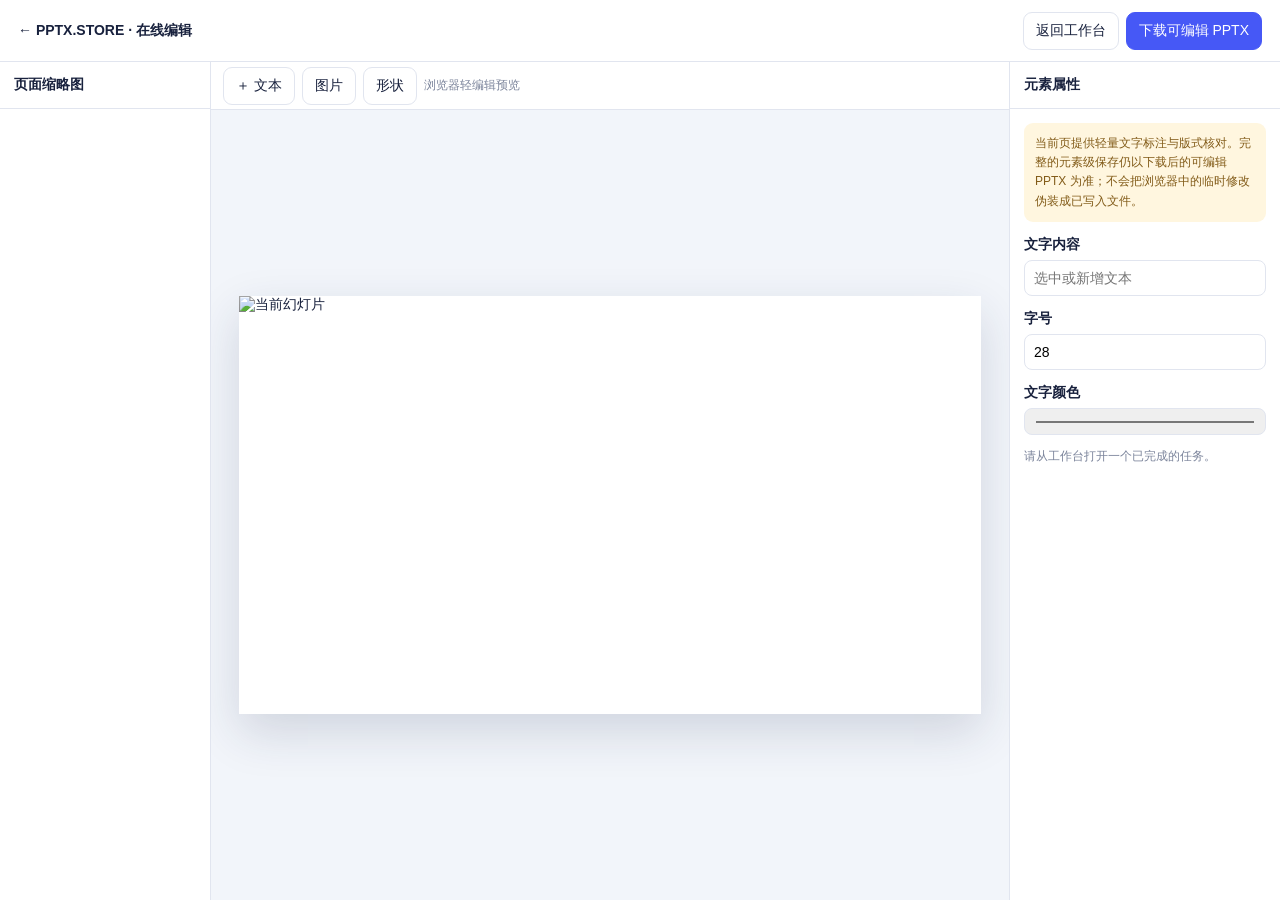
<file: ppt_editor.html>
<!doctype html><html lang="zh-CN"><head><meta charset="utf-8"><meta name="viewport" content="width=device-width,initial-scale=1"><title>在线 PPT 编辑｜PPTX.STORE</title><link rel="icon" href="/favicon.ico?v=20260914" sizes="any"><link rel="icon" type="image/png" href="/logo.png?v=20260914"><link rel="apple-touch-icon" href="/logo.png?v=20260914"><style>
:root{--b:#4658f6;--ink:#18213d;--muted:#7b849b;--line:#e1e5ef;--bg:#eef2f8}*{box-sizing:border-box}body{margin:0;background:var(--bg);color:var(--ink);font:14px "Microsoft YaHei UI",sans-serif}button,input{font:inherit}header{height:62px;background:#fff;border-bottom:1px solid var(--line);display:flex;align-items:center;justify-content:space-between;padding:0 18px}.brand{text-decoration:none;color:var(--ink);font-weight:900}.tools{display:flex;gap:7px}.btn{border:1px solid var(--line);border-radius:9px;padding:9px 12px;background:#fff;color:var(--ink);text-decoration:none;cursor:pointer}.primary{background:var(--b);border-color:var(--b);color:#fff}main{height:calc(100vh - 62px);display:grid;grid-template-columns:210px 1fr 270px;gap:1px;background:var(--line)}aside,section{background:#fff;min-height:0;overflow:auto}.pane-title{padding:14px;border-bottom:1px solid var(--line);font-weight:800}.thumbs{padding:11px;display:grid;gap:9px}.thumb{padding:0;border:2px solid transparent;border-radius:8px;overflow:hidden;background:#edf0f6;position:relative}.thumb.active{border-color:var(--b)}.thumb img{width:100%;aspect-ratio:16/9;object-fit:cover;display:block}.workarea{background:#f2f5fa;display:grid;grid-template-rows:48px 1fr}.toolbar{background:#fff;border-bottom:1px solid var(--line);display:flex;align-items:center;gap:7px;padding:6px 12px}.canvas-wrap{display:grid;place-items:center;padding:28px;overflow:auto}.canvas{width:min(100%,1050px);aspect-ratio:16/9;position:relative;background:#fff;box-shadow:0 18px 45px rgba(28,43,81,.16);overflow:hidden}.canvas>img{width:100%;height:100%;object-fit:contain}.text-layer{position:absolute;min-width:120px;min-height:36px;padding:6px 8px;border:1px dashed var(--b);background:rgba(255,255,255,.78);left:10%;top:10%;cursor:move}.properties{padding:14px}.properties label{display:block;font-weight:800;margin:14px 0 6px}.properties input{width:100%;border:1px solid var(--line);border-radius:8px;padding:9px}.notice{padding:11px;border-radius:9px;background:#fff6df;color:#825b18;font-size:12px;line-height:1.6}.muted{color:var(--muted);font-size:12px;line-height:1.55}@media(max-width:900px){main{grid-template-columns:145px 1fr}.props{grid-column:1/-1}.canvas-wrap{min-height:430px}}</style></head><body>
<header><a class="brand" href="/workbench">← PPTX.STORE · 在线编辑</a><div class="tools"><a class="btn" href="/workbench">返回工作台</a><a class="btn primary" id="download" href="#">下载可编辑 PPTX</a></div></header><main><aside><div class="pane-title">页面缩略图</div><div class="thumbs" id="thumbs"></div></aside><section class="workarea"><div class="toolbar"><button class="btn" id="addText">＋ 文本</button><button class="btn" disabled>图片</button><button class="btn" disabled>形状</button><span class="muted">浏览器轻编辑预览</span></div><div class="canvas-wrap"><div class="canvas" id="canvas"><img id="slide" alt="当前幻灯片"></div></div></section><aside class="props"><div class="pane-title">元素属性</div><div class="properties"><div class="notice">当前页提供轻量文字标注与版式核对。完整的元素级保存仍以下载后的可编辑 PPTX 为准；不会把浏览器中的临时修改伪装成已写入文件。</div><label>文字内容</label><input id="textValue" placeholder="选中或新增文本"><label>字号</label><input id="fontSize" type="number" value="28" min="10" max="96"><label>文字颜色</label><input id="color" type="color" value="#18213d"><p class="muted" id="state">请从工作台打开一个已完成的任务。</p></div></aside></main><script>
(function(){var _local=location.protocol==='file:'||/^(localhost|127\.0\.0\.1)(:\d+)?$/.test(location.host);if(_local)return;try{var x=new XMLHttpRequest;x.open('GET','http://127.0.0.1:5001/api/health',false);x.timeout=500;x.send(null);if(x.status>=200&&x.status<300){try{var o=JSON.parse(x.responseText);if(o&&o.ok){location.replace('http://127.0.0.1:5001/ppt-editor'+location.search+location.hash)}}catch(_){}}}catch(_){}})();
const $=id=>document.getElementById(id),job=new URLSearchParams(location.search).get('job')||'';let pages=[],current=0,selected=null;async function load(){if(!job)return;const r=await fetch(`/api/ppt/jobs/${job}/preview`),d=await r.json();if(!r.ok)return;$('download').href=`/api/ppt/jobs/${job}/download/editable-pptx`;pages=d.previews||[];$('thumbs').innerHTML=pages.map((p,i)=>`<button class="thumb ${i===0?'active':''}" data-i="${i}"><img src="${p.url}" alt="第${i+1}页"></button>`).join('');document.querySelectorAll('.thumb').forEach(n=>n.onclick=()=>pick(+n.dataset.i));if(pages.length)pick(0);$('state').textContent=`已载入任务 ${job}，共 ${pages.length} 页。`}function pick(i){current=i;$('slide').src=pages[i].url;document.querySelectorAll('.thumb').forEach((n,k)=>n.classList.toggle('active',i===k));document.querySelectorAll('.text-layer').forEach(n=>n.remove());selected=null}function sync(){if(!selected)return;selected.textContent=$('textValue').value;selected.style.fontSize=$('fontSize').value+'px';selected.style.color=$('color').value}function addText(){const n=document.createElement('div');n.className='text-layer';n.contentEditable='true';n.textContent='双击编辑文字';n.onclick=e=>{e.stopPropagation();selected=n;$('textValue').value=n.textContent;$('fontSize').value=parseInt(getComputedStyle(n).fontSize);$('color').value='#18213d'};$('canvas').appendChild(n);selected=n;$('textValue').value=n.textContent}['textValue','fontSize','color'].forEach(id=>$(id).oninput=sync);$('addText').onclick=addText;load();
</script></body></html>
</file>
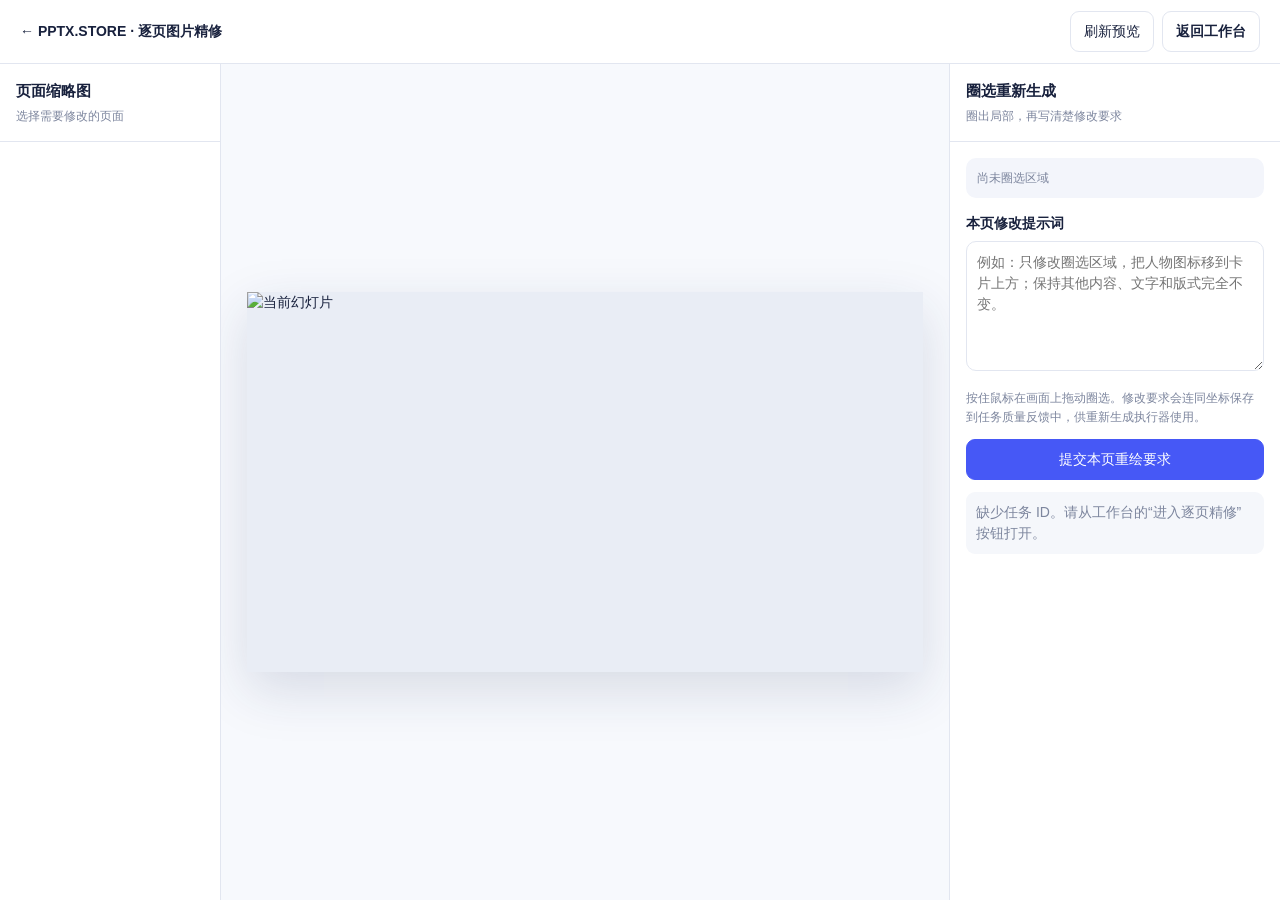
<file: preview_editor.html>
<!doctype html><html lang="zh-CN"><head><meta charset="utf-8"><meta name="viewport" content="width=device-width,initial-scale=1"><title>逐页图片精修｜PPTX.STORE</title><link rel="icon" href="/favicon.ico?v=20260914" sizes="any"><link rel="icon" type="image/png" href="/logo.png?v=20260914"><link rel="apple-touch-icon" href="/logo.png?v=20260914"><style>
:root{--b:#4658f6;--ink:#18213d;--muted:#7d869e;--line:#e2e6f0;--bg:#eef3fb;--white:#fff;--red:#ef5555}*{box-sizing:border-box}body{margin:0;background:var(--bg);color:var(--ink);font:14px/1.5 "Microsoft YaHei UI",sans-serif}button,input,textarea{font:inherit}header{height:64px;background:#fff;border-bottom:1px solid var(--line);display:flex;align-items:center;justify-content:space-between;padding:0 20px}header a{text-decoration:none;color:var(--ink);font-weight:800}.actions{display:flex;gap:8px}.btn{border:1px solid var(--line);background:#fff;border-radius:9px;padding:9px 13px;color:var(--ink);cursor:pointer}.primary{background:var(--b);color:#fff;border-color:var(--b)}main{height:calc(100vh - 64px);display:grid;grid-template-columns:220px minmax(460px,1fr) 330px;gap:1px;background:var(--line)}aside,section{background:#fff;min-height:0;overflow:auto}.head{padding:16px;border-bottom:1px solid var(--line)}.head h2{font-size:15px;margin:0}.head p{font-size:12px;color:var(--muted);margin:4px 0 0}.thumbs{padding:12px;display:grid;gap:10px}.thumb{border:2px solid transparent;border-radius:9px;padding:0;background:#edf0f6;overflow:hidden;cursor:pointer;position:relative}.thumb.active{border-color:var(--b)}.thumb img{width:100%;display:block;aspect-ratio:16/9;object-fit:cover}.thumb span{position:absolute;left:6px;top:6px;background:rgba(20,28,52,.8);color:#fff;border-radius:5px;padding:2px 6px;font-size:11px}.canvas-wrap{height:100%;display:grid;place-items:center;padding:26px;background:#f7f9fd}.canvas{width:min(100%,1080px);aspect-ratio:16/9;position:relative;background:#e9edf5;box-shadow:0 18px 50px rgba(34,48,91,.15);overflow:hidden}.canvas img,.canvas canvas{position:absolute;inset:0;width:100%;height:100%}.canvas img{object-fit:contain}.canvas canvas{cursor:crosshair}.side{padding:16px}.side label{display:block;font-weight:800;margin:15px 0 7px}.field,textarea{width:100%;border:1px solid var(--line);border-radius:10px;padding:10px}textarea{min-height:130px;resize:vertical}.selection{padding:11px;border-radius:10px;background:#f3f5fb;color:var(--muted);font-size:12px}.tip{font-size:12px;color:var(--muted);line-height:1.6}.status{margin-top:12px;padding:10px;border-radius:9px;background:#f5f7fb;color:var(--muted);white-space:pre-wrap}@media(max-width:900px){main{grid-template-columns:150px 1fr}.right{grid-column:1/-1}.canvas-wrap{min-height:450px}} </style></head><body>
<header><a href="/workbench">← PPTX.STORE · 逐页图片精修</a><div class="actions"><button class="btn" id="reload">刷新预览</button><a class="btn" id="back" href="/workbench">返回工作台</a></div></header><main><aside><div class="head"><h2>页面缩略图</h2><p>选择需要修改的页面</p></div><div class="thumbs" id="thumbs"></div></aside><section><div class="canvas-wrap"><div class="canvas" id="canvas"><img id="slide" alt="当前幻灯片"><canvas id="overlay"></canvas></div></div></section><aside class="right"><div class="head"><h2>圈选重新生成</h2><p>圈出局部，再写清楚修改要求</p></div><div class="side"><div class="selection" id="selection">尚未圈选区域</div><label for="prompt">本页修改提示词</label><textarea id="prompt" placeholder="例如：只修改圈选区域，把人物图标移到卡片上方；保持其他内容、文字和版式完全不变。"></textarea><p class="tip">按住鼠标在画面上拖动圈选。修改要求会连同坐标保存到任务质量反馈中，供重新生成执行器使用。</p><button class="btn primary" id="submit" style="width:100%">提交本页重绘要求</button><div class="status" id="status">请输入工作台任务 ID，或从工作台进入本页。</div></div></aside></main><script>
(function(){var _local=location.protocol==='file:'||/^(localhost|127\.0\.0\.1)(:\d+)?$/.test(location.host);if(_local)return;try{var x=new XMLHttpRequest;x.open('GET','http://127.0.0.1:5001/api/health',false);x.timeout=500;x.send(null);if(x.status>=200&&x.status<300){try{var o=JSON.parse(x.responseText);if(o&&o.ok){location.replace('http://127.0.0.1:5001/preview-editor'+location.search+location.hash)}}catch(_){}}}catch(_){}})();
const $=id=>document.getElementById(id),job=new URLSearchParams(location.search).get('job')||'';let pages=[],current=0,start=null,box=null;const cv=$('overlay'),ctx=cv.getContext('2d');
function resize(){const r=cv.getBoundingClientRect();cv.width=Math.round(r.width);cv.height=Math.round(r.height);draw()}function draw(){ctx.clearRect(0,0,cv.width,cv.height);if(!box)return;ctx.fillStyle='rgba(239,85,85,.16)';ctx.strokeStyle='#ef5555';ctx.lineWidth=2;ctx.fillRect(box.x*cv.width,box.y*cv.height,box.w*cv.width,box.h*cv.height);ctx.strokeRect(box.x*cv.width,box.y*cv.height,box.w*cv.width,box.h*cv.height)}
cv.onpointerdown=e=>{const r=cv.getBoundingClientRect();start={x:(e.clientX-r.left)/r.width,y:(e.clientY-r.top)/r.height};cv.setPointerCapture(e.pointerId)};cv.onpointerup=e=>{if(!start)return;const r=cv.getBoundingClientRect(),p={x:(e.clientX-r.left)/r.width,y:(e.clientY-r.top)/r.height};box={x:Math.min(start.x,p.x),y:Math.min(start.y,p.y),w:Math.abs(start.x-p.x),h:Math.abs(start.y-p.y)};start=null;$('selection').textContent=`圈选区域：${Math.round(box.x*100)}%, ${Math.round(box.y*100)}% · ${Math.round(box.w*100)}% × ${Math.round(box.h*100)}%`;draw()};new ResizeObserver(resize).observe(cv);
function pick(i){current=i;box=null;draw();$('slide').src=pages[i].url;document.querySelectorAll('.thumb').forEach((n,k)=>n.classList.toggle('active',i===k));$('selection').textContent='尚未圈选区域'}async function load(){if(!job){$('status').textContent='缺少任务 ID。请从工作台的“进入逐页精修”按钮打开。';return}const r=await fetch(`/api/ppt/jobs/${job}/preview`),d=await r.json();if(!r.ok){$('status').textContent=d.detail||'预览读取失败';return}pages=d.previews||[];$('thumbs').innerHTML=pages.map((p,i)=>`<button class="thumb ${i===0?'active':''}" data-i="${i}"><img src="${p.url}" alt="第${i+1}页"><span>${i+1}</span></button>`).join('');document.querySelectorAll('.thumb').forEach(n=>n.onclick=()=>pick(+n.dataset.i));if(pages.length)pick(0);$('status').textContent=`任务 ${job}\n已载入 ${pages.length} 页。`}
$('submit').onclick=async()=>{if(!job||!pages.length)return;if(!box||box.w<.01||box.h<.01){$('status').textContent='请先在画面上圈选需要修改的区域。';return}const note=$('prompt').value.trim();if(!note){$('status').textContent='请填写修改提示词。';return}const bbox=[box.x*16,(1-box.y-box.h)*9,box.w*16,box.h*9].map(v=>+v.toFixed(4));const r=await fetch(`/api/ppt/jobs/${job}/editable-feedback`,{method:'POST',headers:{'Content-Type':'application/json'},body:JSON.stringify({page_index:current+1,boxes:[{bbox,kind:'page_regeneration_request',note}]})}),d=await r.json();$('status').textContent=r.ok?'重绘要求已保存。当前版本会进入人工/执行器处理队列；页面图片不会在浏览器端伪造更新。':(d.detail||'保存失败')};$('reload').onclick=load;load();
</script></body></html>
</file>
